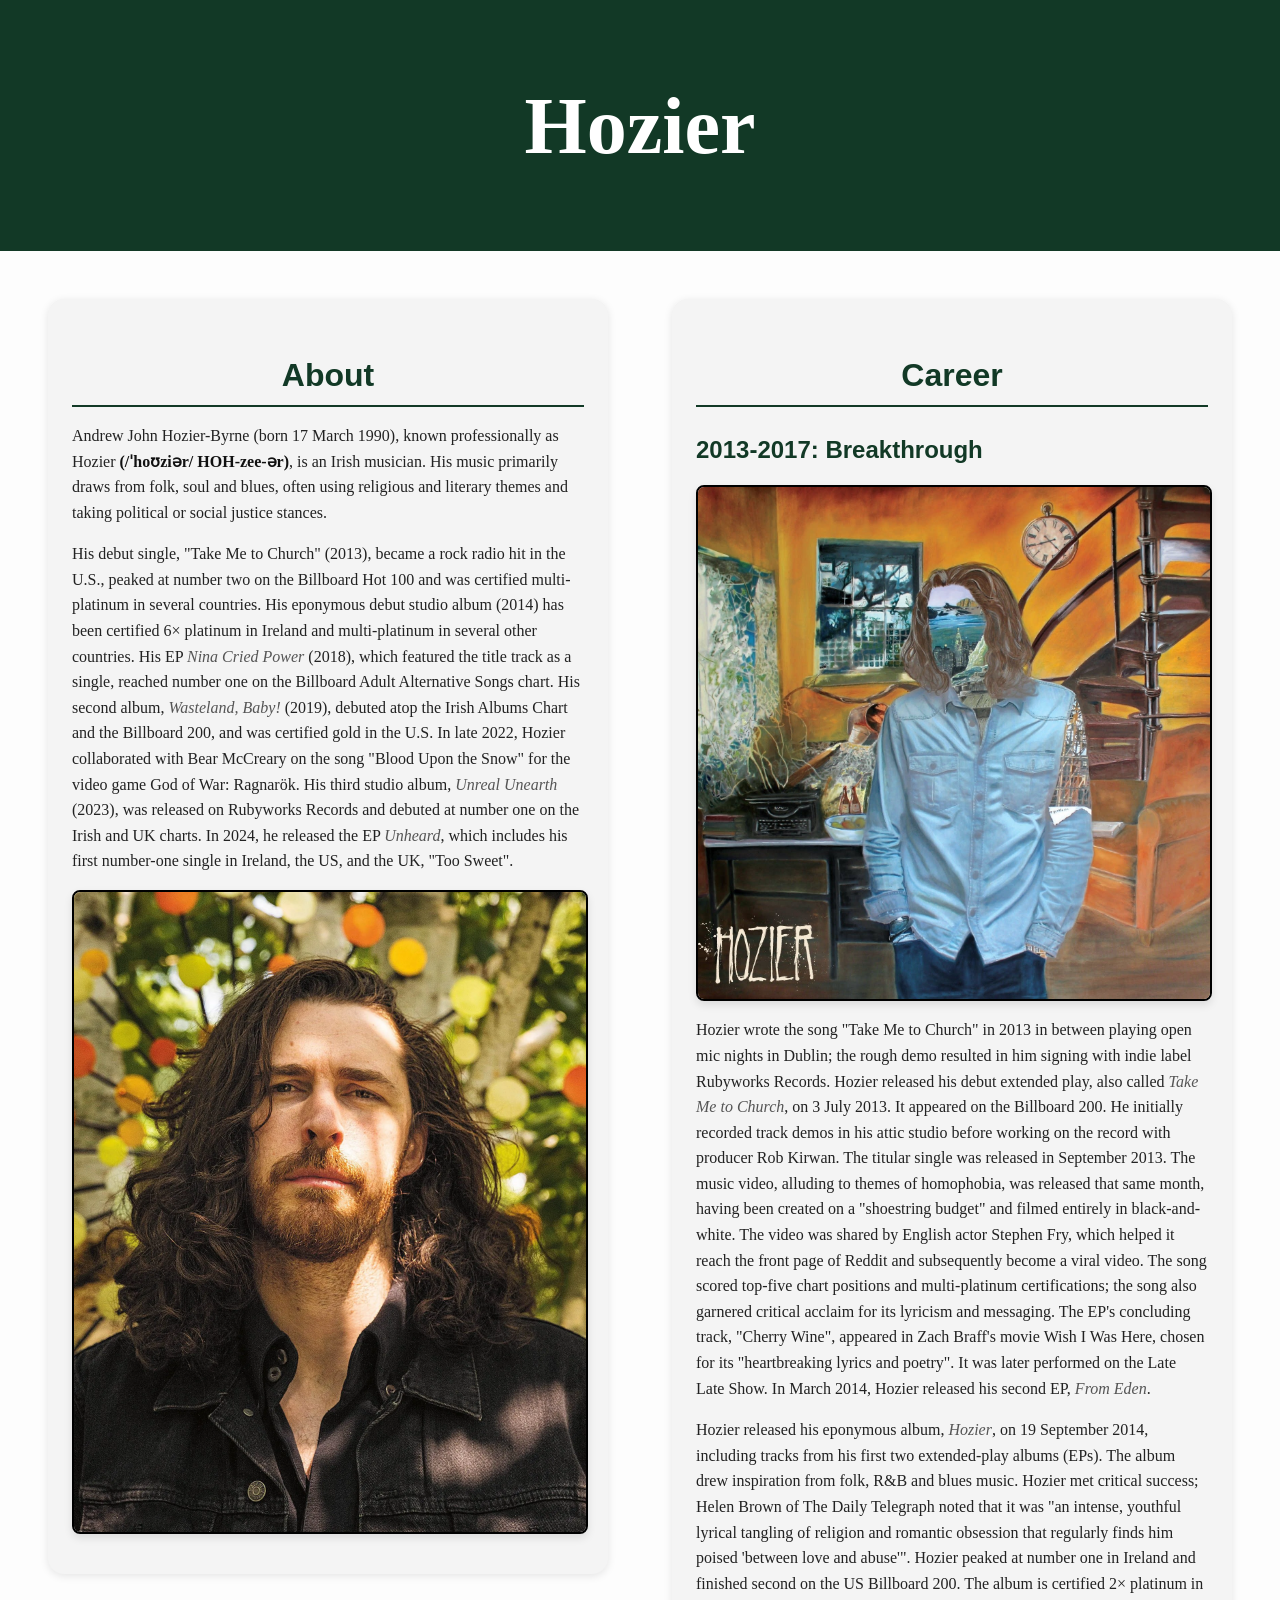
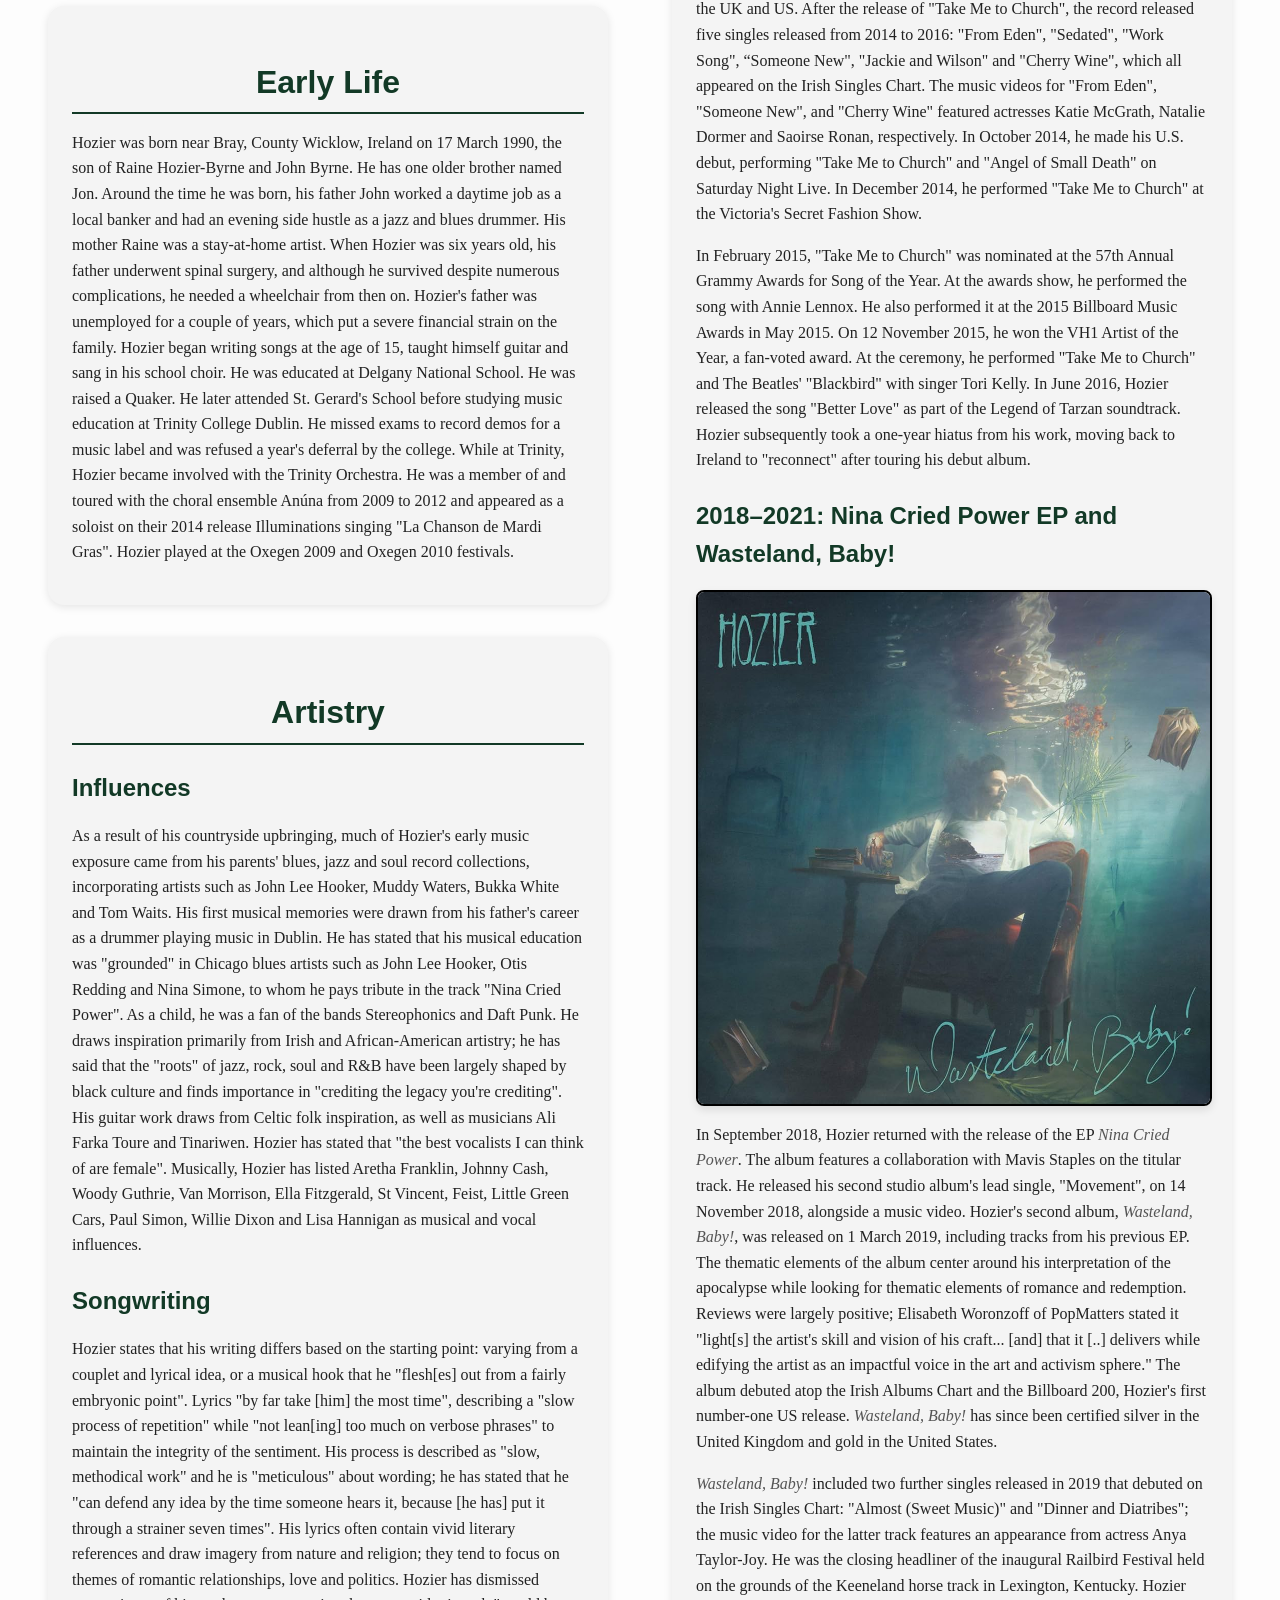
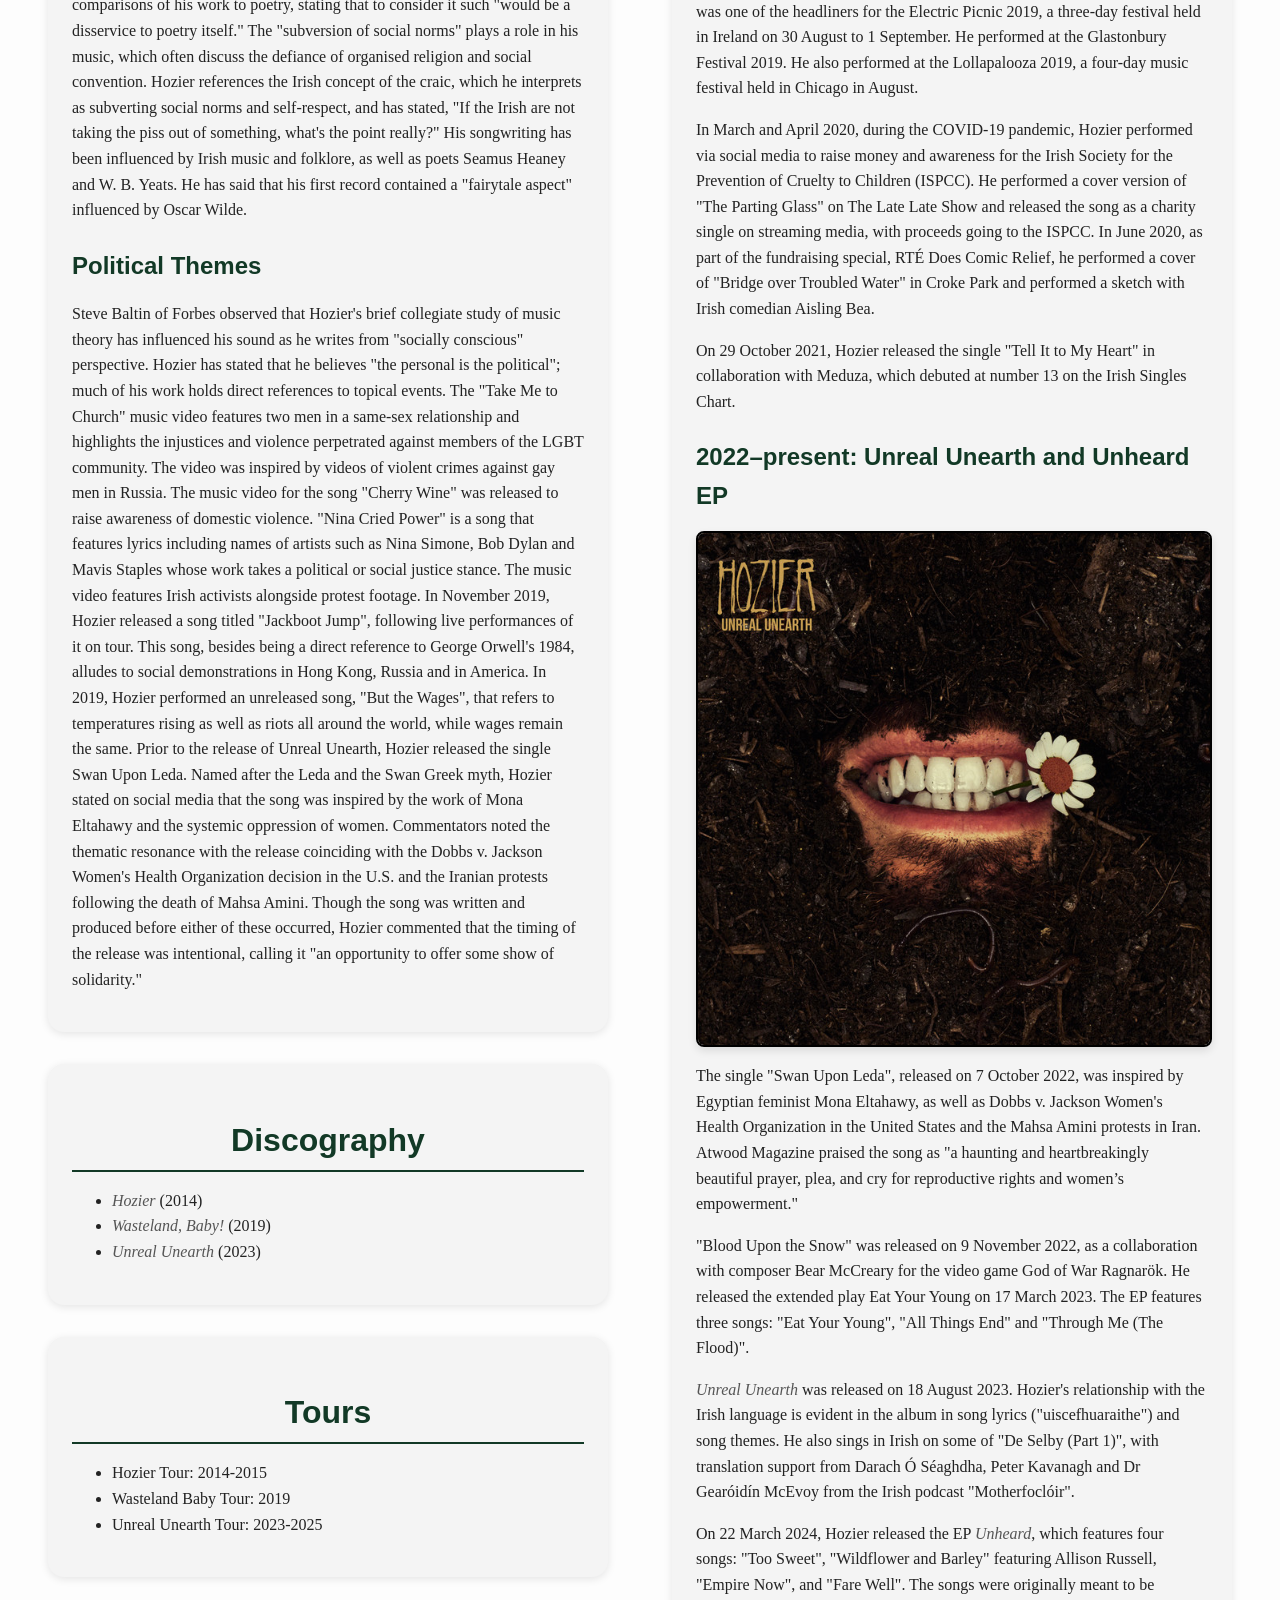
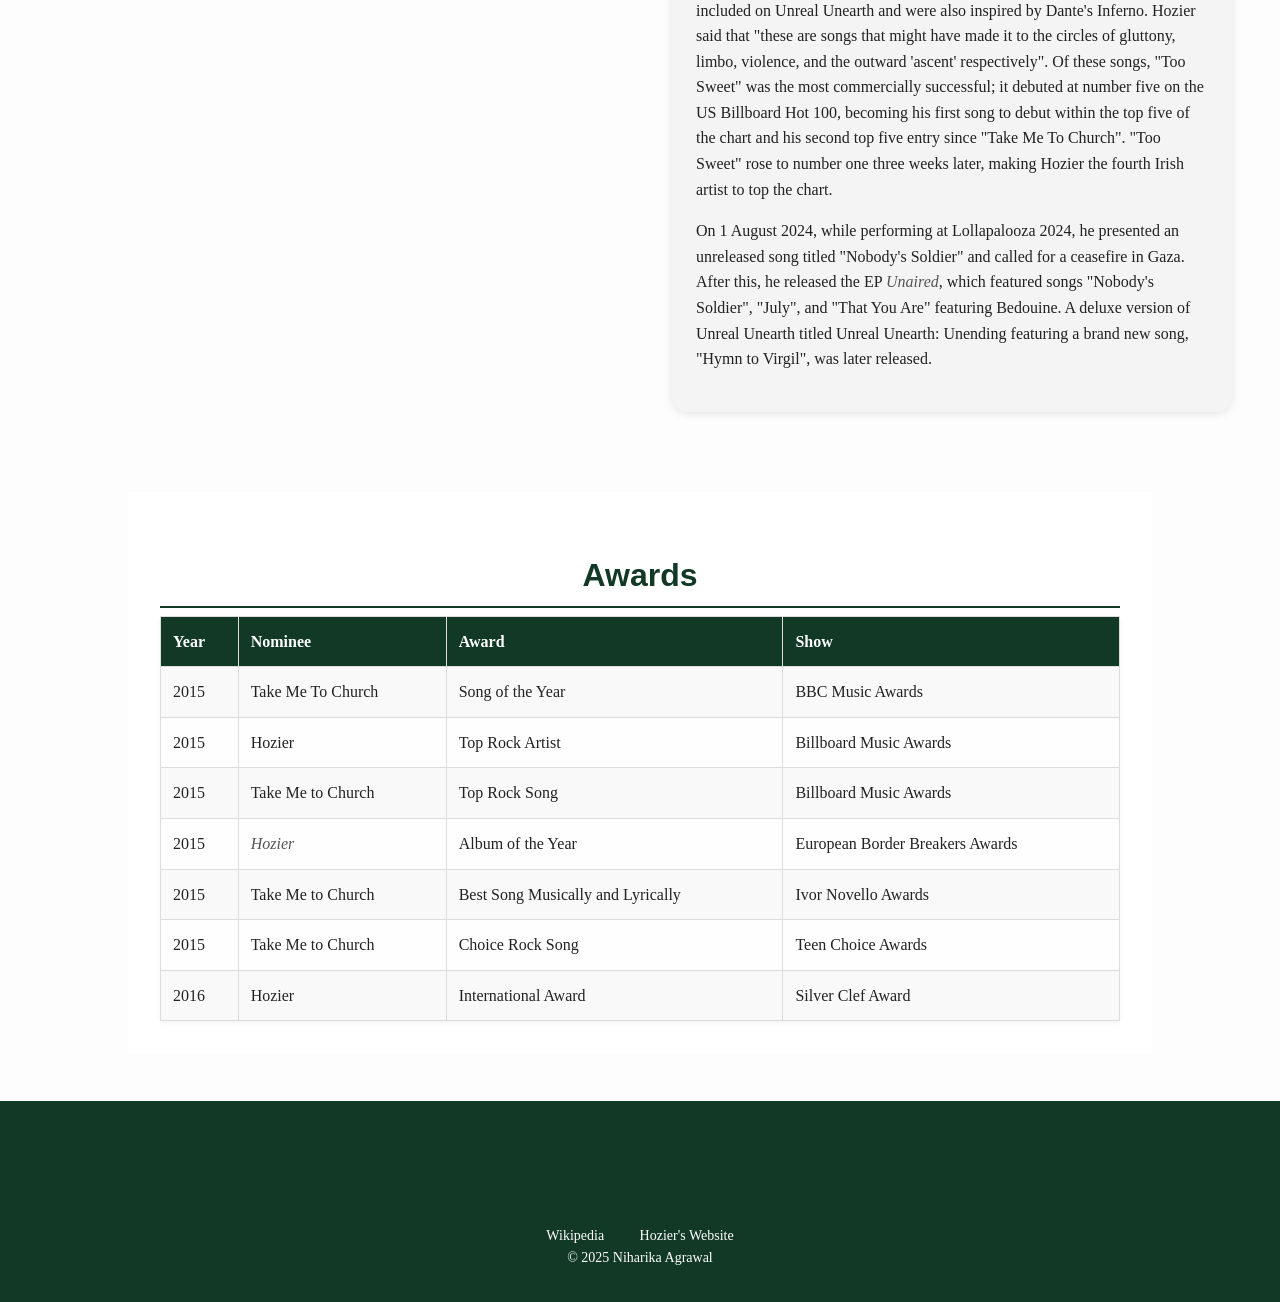
<file: project2/index.html>
<!DOCTYPE html>
<html lang="en">
<head>
    <meta charset="UTF-8">
    <meta name="viewport" content="width=device-width, initial-scale=1.0">
    <title>Project 2 – Hozier</title>
    <link rel="stylesheet" href="css/styles.css">
</head>

<body>
    <header>
        <h1>Hozier</h1>
    </header>
    
    <main>
        <div class="bio-layout">
            <div class="column">
                <section class="content-box">
                    <h2>About</h2>
                    <p>Andrew John Hozier-Byrne (born 17 March 1990), known professionally as Hozier <strong>(/ˈhoʊziər/ HOH-zee-ər)</strong>, is an Irish musician. His music primarily draws from folk, soul and blues, often using religious and literary themes and taking political or social justice stances.</p>
                    <p>His debut single, "Take Me to Church" (2013), became a rock radio hit in the U.S., peaked at number two on the Billboard Hot 100 and was certified multi-platinum in several countries. His eponymous debut studio album (2014) has been certified 6× platinum in Ireland and multi-platinum in several other countries. His EP <em>Nina Cried Power</em> (2018), which featured the title track as a single, reached number one on the Billboard Adult Alternative Songs chart. His second album, <em>Wasteland, Baby!</em> (2019), debuted atop the Irish Albums Chart and the Billboard 200, and was certified gold in the U.S. In late 2022, Hozier collaborated with Bear McCreary on the song "Blood Upon the Snow" for the video game God of War: Ragnarök. His third studio album, <em>Unreal Unearth</em> (2023), was released on Rubyworks Records and debuted at number one on the Irish and UK charts. In 2024, he released the EP <em>Unheard</em>, which includes his first number-one single in Ireland, the US, and the UK, "Too Sweet".</p>
                    <img src="images/hozier1.jpg" alt="Hozier image" width="600">
                </section>
                
                <section class="content-box">
                    <h2>Early Life</h2>
                    <p>Hozier was born near Bray, County Wicklow, Ireland on 17 March 1990, the son of Raine Hozier-Byrne and John Byrne. He has one older brother named Jon. Around the time he was born, his father John worked a daytime job as a local banker and had an evening side hustle as a jazz and blues drummer. His mother Raine was a stay-at-home artist. When Hozier was six years old, his father underwent spinal surgery, and although he survived despite numerous complications, he needed a wheelchair from then on. Hozier's father was unemployed for a couple of years, which put a severe financial strain on the family. Hozier began writing songs at the age of 15, taught himself guitar and sang in his school choir. He was educated at Delgany National School. He was raised a Quaker. He later attended St. Gerard's School before studying music education at Trinity College Dublin. He missed exams to record demos for a music label and was refused a year's deferral by the college. While at Trinity, Hozier became involved with the Trinity Orchestra. He was a member of and toured with the choral ensemble Anúna from 2009 to 2012 and appeared as a soloist on their 2014 release Illuminations singing "La Chanson de Mardi Gras". Hozier played at the Oxegen 2009 and Oxegen 2010 festivals.</p>
                </section>

                <section class="content-box">
                    <h2>Artistry</h2>
                    
                    <h3>Influences</h3>
                    <p>As a result of his countryside upbringing, much of Hozier's early music exposure came from his parents' blues, jazz and soul record collections, incorporating artists such as John Lee Hooker, Muddy Waters, Bukka White and Tom Waits. His first musical memories were drawn from his father's career as a drummer playing music in Dublin. He has stated that his musical education was "grounded" in Chicago blues artists such as John Lee Hooker, Otis Redding and Nina Simone, to whom he pays tribute in the track "Nina Cried Power". As a child, he was a fan of the bands Stereophonics and Daft Punk. He draws inspiration primarily from Irish and African-American artistry; he has said that the "roots" of jazz, rock, soul and R&B have been largely shaped by black culture and finds importance in "crediting the legacy you're crediting". His guitar work draws from Celtic folk inspiration, as well as musicians Ali Farka Toure and Tinariwen. Hozier has stated that "the best vocalists I can think of are female". Musically, Hozier has listed Aretha Franklin, Johnny Cash, Woody Guthrie, Van Morrison, Ella Fitzgerald, St Vincent, Feist, Little Green Cars, Paul Simon, Willie Dixon and Lisa Hannigan as musical and vocal influences.</p>
                    
                    <h3>Songwriting</h3>
                    <p>Hozier states that his writing differs based on the starting point: varying from a couplet and lyrical idea, or a musical hook that he "flesh[es] out from a fairly embryonic point". Lyrics "by far take [him] the most time", describing a "slow process of repetition" while "not lean[ing] too much on verbose phrases" to maintain the integrity of the sentiment. His process is described as "slow, methodical work" and he is "meticulous" about wording; he has stated that he "can defend any idea by the time someone hears it, because [he has] put it through a strainer seven times". His lyrics often contain vivid literary references and draw imagery from nature and religion; they tend to focus on themes of romantic relationships, love and politics. Hozier has dismissed comparisons of his work to poetry, stating that to consider it such "would be a disservice to poetry itself." The "subversion of social norms" plays a role in his music, which often discuss the defiance of organised religion and social convention. Hozier references the Irish concept of the craic, which he interprets as subverting social norms and self-respect, and has stated, "If the Irish are not taking the piss out of something, what's the point really?" His songwriting has been influenced by Irish music and folklore, as well as poets Seamus Heaney and W. B. Yeats. He has said that his first record contained a "fairytale aspect" influenced by Oscar Wilde. </p>
                    
                    <h3>Political Themes</h3>
                    <p>Steve Baltin of Forbes observed that Hozier's brief collegiate study of music theory has influenced his sound as he writes from "socially conscious" perspective. Hozier has stated that he believes "the personal is the political"; much of his work holds direct references to topical events. The "Take Me to Church" music video features two men in a same-sex relationship and highlights the injustices and violence perpetrated against members of the LGBT community. The video was inspired by videos of violent crimes against gay men in Russia. The music video for the song "Cherry Wine" was released to raise awareness of domestic violence. "Nina Cried Power" is a song that features lyrics including names of artists such as Nina Simone, Bob Dylan and Mavis Staples whose work takes a political or social justice stance. The music video features Irish activists alongside protest footage. In November 2019, Hozier released a song titled "Jackboot Jump", following live performances of it on tour. This song, besides being a direct reference to George Orwell's 1984, alludes to social demonstrations in Hong Kong, Russia and in America. In 2019, Hozier performed an unreleased song, "But the Wages", that refers to temperatures rising as well as riots all around the world, while wages remain the same. Prior to the release of Unreal Unearth, Hozier released the single Swan Upon Leda. Named after the Leda and the Swan Greek myth, Hozier stated on social media that the song was inspired by the work of Mona Eltahawy and the systemic oppression of women. Commentators noted the thematic resonance with the release coinciding with the Dobbs v. Jackson Women's Health Organization decision in the U.S. and the Iranian protests following the death of Mahsa Amini. Though the song was written and produced before either of these occurred, Hozier commented that the timing of the release was intentional, calling it "an opportunity to offer some show of solidarity."</p>   
                </section>
                
                <section class="content-box">
                    <h2>Discography</h2>
                    <ul>
                        <li><em>Hozier</em> (2014)</li>
                        <li><em>Wasteland, Baby!</em> (2019)</li>
                        <li><em>Unreal Unearth</em> (2023)</li>
                    </ul>
                </section>

                <section class="content-box">
                    <h2>Tours</h2>
                    <ul>
                        <li>Hozier Tour: 2014-2015</li>
                        <li>Wasteland Baby Tour: 2019</li>
                        <li>Unreal Unearth Tour: 2023-2025</li>
                    </ul>
                </section>
            
            </div>

            <div class="column">

                <section class="content-box">
                    <h2>Career</h2>
                    
                    <h3>2013-2017: Breakthrough</h3>
                    <img src="images/album1.jpg" alt="Breakthrough era image" width="600">
                    <p>Hozier wrote the song "Take Me to Church" in 2013 in between playing open mic nights in Dublin; the rough demo resulted in him signing with indie label Rubyworks Records. Hozier released his debut extended play, also called <em>Take Me to Church</em>, on 3 July 2013. It appeared on the Billboard 200. He initially recorded track demos in his attic studio before working on the record with producer Rob Kirwan. The titular single was released in September 2013. The music video, alluding to themes of homophobia, was released that same month, having been created on a "shoestring budget" and filmed entirely in black-and-white. The video was shared by English actor Stephen Fry, which helped it reach the front page of Reddit and subsequently become a viral video. The song scored top-five chart positions and multi-platinum certifications; the song also garnered critical acclaim for its lyricism and messaging. The EP's concluding track, "Cherry Wine", appeared in Zach Braff's movie Wish I Was Here, chosen for its "heartbreaking lyrics and poetry". It was later performed on the Late Late Show. In March 2014, Hozier released his second EP, <em>From Eden</em>.</p>
                    <p>Hozier released his eponymous album, <em>Hozier</em>, on 19 September 2014, including tracks from his first two extended-play albums (EPs). The album drew inspiration from folk, R&B and blues music. Hozier met critical success; Helen Brown of The Daily Telegraph noted that it was "an intense, youthful lyrical tangling of religion and romantic obsession that regularly finds him poised 'between love and abuse'". Hozier peaked at number one in Ireland and finished second on the US Billboard 200. The album is certified 2× platinum in the UK and US. After the release of "Take Me to Church", the record released five singles released from 2014 to 2016: "From Eden", "Sedated", "Work Song", “Someone New", "Jackie and Wilson" and "Cherry Wine", which all appeared on the Irish Singles Chart. The music videos for "From Eden", "Someone New", and "Cherry Wine" featured actresses Katie McGrath, Natalie Dormer and Saoirse Ronan, respectively. In October 2014, he made his U.S. debut, performing "Take Me to Church" and "Angel of Small Death" on Saturday Night Live. In December 2014, he performed "Take Me to Church" at the Victoria's Secret Fashion Show.</p>
                    <p>In February 2015, "Take Me to Church" was nominated at the 57th Annual Grammy Awards for Song of the Year. At the awards show, he performed the song with Annie Lennox. He also performed it at the 2015 Billboard Music Awards in May 2015. On 12 November 2015, he won the VH1 Artist of the Year, a fan-voted award. At the ceremony, he performed "Take Me to Church" and The Beatles' "Blackbird" with singer Tori Kelly. In June 2016, Hozier released the song "Better Love" as part of the Legend of Tarzan soundtrack. Hozier subsequently took a one-year hiatus from his work, moving back to Ireland to "reconnect" after touring his debut album.</p>
                    
                    <h3>2018–2021: Nina Cried Power EP and Wasteland, Baby!</h3>
                    <img src="images/album2.jpg" alt="Wasteland, Baby! era image" width="600">
                    <p>In September 2018, Hozier returned with the release of the EP <em>Nina Cried Power</em>. The album features a collaboration with Mavis Staples on the titular track. He released his second studio album's lead single, "Movement", on 14 November 2018, alongside a music video. Hozier's second album, <em>Wasteland, Baby!</em>, was released on 1 March 2019, including tracks from his previous EP. The thematic elements of the album center around his interpretation of the apocalypse while looking for thematic elements of romance and redemption. Reviews were largely positive; Elisabeth Woronzoff of PopMatters stated it "light[s] the artist's skill and vision of his craft... [and] that it [..] delivers while edifying the artist as an impactful voice in the art and activism sphere." The album debuted atop the Irish Albums Chart and the Billboard 200, Hozier's first number-one US release. <em>Wasteland, Baby!</em> has since been certified silver in the United Kingdom and gold in the United States.</p>
                    <p><em>Wasteland, Baby!</em> included two further singles released in 2019 that debuted on the Irish Singles Chart: "Almost (Sweet Music)" and "Dinner and Diatribes"; the music video for the latter track features an appearance from actress Anya Taylor-Joy. He was the closing headliner of the inaugural Railbird Festival held on the grounds of the Keeneland horse track in Lexington, Kentucky. Hozier was one of the headliners for the Electric Picnic 2019, a three-day festival held in Ireland on 30 August to 1 September. He performed at the Glastonbury Festival 2019. He also performed at the Lollapalooza 2019, a four-day music festival held in Chicago in August.</p>
                    <p>In March and April 2020, during the COVID-19 pandemic, Hozier performed via social media to raise money and awareness for the Irish Society for the Prevention of Cruelty to Children (ISPCC). He performed a cover version of "The Parting Glass" on The Late Late Show and released the song as a charity single on streaming media, with proceeds going to the ISPCC. In June 2020, as part of the fundraising special, RTÉ Does Comic Relief, he performed a cover of "Bridge over Troubled Water" in Croke Park and performed a sketch with Irish comedian Aisling Bea.</p>
                    <p>On 29 October 2021, Hozier released the single "Tell It to My Heart" in collaboration with Meduza, which debuted at number 13 on the Irish Singles Chart.</p>
                    
                    <h3>2022–present: Unreal Unearth and Unheard EP</h3>
                    <img src="images/album3.jpeg" alt="Unreal Unearth era image" width="600">
                    <p>The single "Swan Upon Leda", released on 7 October 2022, was inspired by Egyptian feminist Mona Eltahawy, as well as Dobbs v. Jackson Women's Health Organization in the United States and the Mahsa Amini protests in Iran. Atwood Magazine praised the song as "a haunting and heartbreakingly beautiful prayer, plea, and cry for reproductive rights and women’s empowerment."</p>
                    <p>"Blood Upon the Snow" was released on 9 November 2022, as a collaboration with composer Bear McCreary for the video game God of War Ragnarök. He released the extended play Eat Your Young on 17 March 2023. The EP features three songs: "Eat Your Young", "All Things End" and "Through Me (The Flood)".</p>
                    <p><em>Unreal Unearth</em> was released on 18 August 2023. Hozier's relationship with the Irish language is evident in the album in song lyrics ("uiscefhuaraithe") and song themes. He also sings in Irish on some of "De Selby (Part 1)", with translation support from Darach Ó Séaghdha, Peter Kavanagh and Dr Gearóidín McEvoy from the Irish podcast "Motherfoclóir".</p>
                    <p>On 22 March 2024, Hozier released the EP <em>Unheard</em>, which features four songs: "Too Sweet", "Wildflower and Barley" featuring Allison Russell, "Empire Now", and "Fare Well". The songs were originally meant to be included on Unreal Unearth and were also inspired by Dante's Inferno. Hozier said that "these are songs that might have made it to the circles of gluttony, limbo, violence, and the outward 'ascent' respectively". Of these songs, "Too Sweet" was the most commercially successful; it debuted at number five on the US Billboard Hot 100, becoming his first song to debut within the top five of the chart and his second top five entry since "Take Me To Church". "Too Sweet" rose to number one three weeks later, making Hozier the fourth Irish artist to top the chart.</p>
                    <p>On 1 August 2024, while performing at Lollapalooza 2024, he presented an unreleased song titled "Nobody's Soldier" and called for a ceasefire in Gaza. After this, he released the EP <em>Unaired</em>, which featured songs "Nobody's Soldier", "July", and "That You Are" featuring Bedouine. A deluxe version of Unreal Unearth titled Unreal Unearth: Unending featuring a brand new song, "Hymn to Virgil", was later released.</p>
                </section>
            </div>

        </div>
        
        <section class="table-container">
            <h2>Awards</h2>
            <table border="1">
                <tr>
                    <th>Year</th>
                    <th>Nominee</th>
                    <th>Award</th>
                    <th>Show</th>
                </tr>
                <tr>
                    <td>2015</td>
                    <td>Take Me To Church</td>
                    <td>Song of the Year</td>
                    <td>BBC Music Awards</td>
                </tr>
                <tr>
                    <td>2015</td>
                    <td>Hozier</td>
                    <td>Top Rock Artist</td>
                    <td>Billboard Music Awards</td>
                </tr>
                <tr>
                    <td>2015</td>
                    <td>Take Me to Church</td>
                    <td>Top Rock Song</td>
                    <td>Billboard Music Awards</td>
                </tr>
                <tr>
                    <td>2015</td>
                    <td><em>Hozier</em></td>
                    <td>Album of the Year</td>
                    <td>European Border Breakers Awards</td>
                </tr>
                <tr>
                    <td>2015</td>
                    <td>Take Me to Church</td>
                    <td>Best Song Musically and Lyrically</td>
                    <td>Ivor Novello Awards</td>
                </tr>
                <tr>
                    <td>2015</td>
                    <td>Take Me to Church</td>
                    <td>Choice Rock Song</td>
                    <td>Teen Choice Awards</td>
                </tr>
                <tr>
                    <td>2016</td>
                    <td>Hozier</td>
                    <td>International Award</td>
                    <td>Silver Clef Award</td>
                </tr>
            </table>
        </section>
    </main>
    
    <footer>
        <h2>References</h2>
            <ul>
                <li><a href="https://en.wikipedia.org/wiki/Hozier" target="_blank">Wikipedia</a></li>
                <li><a href="https://hozier.com/" target="_blank">Hozier's Website</a></li>
            </ul>

            <div>&copy; 2025 Niharika Agrawal</div>
    </footer>
</body>
</html>
</file>
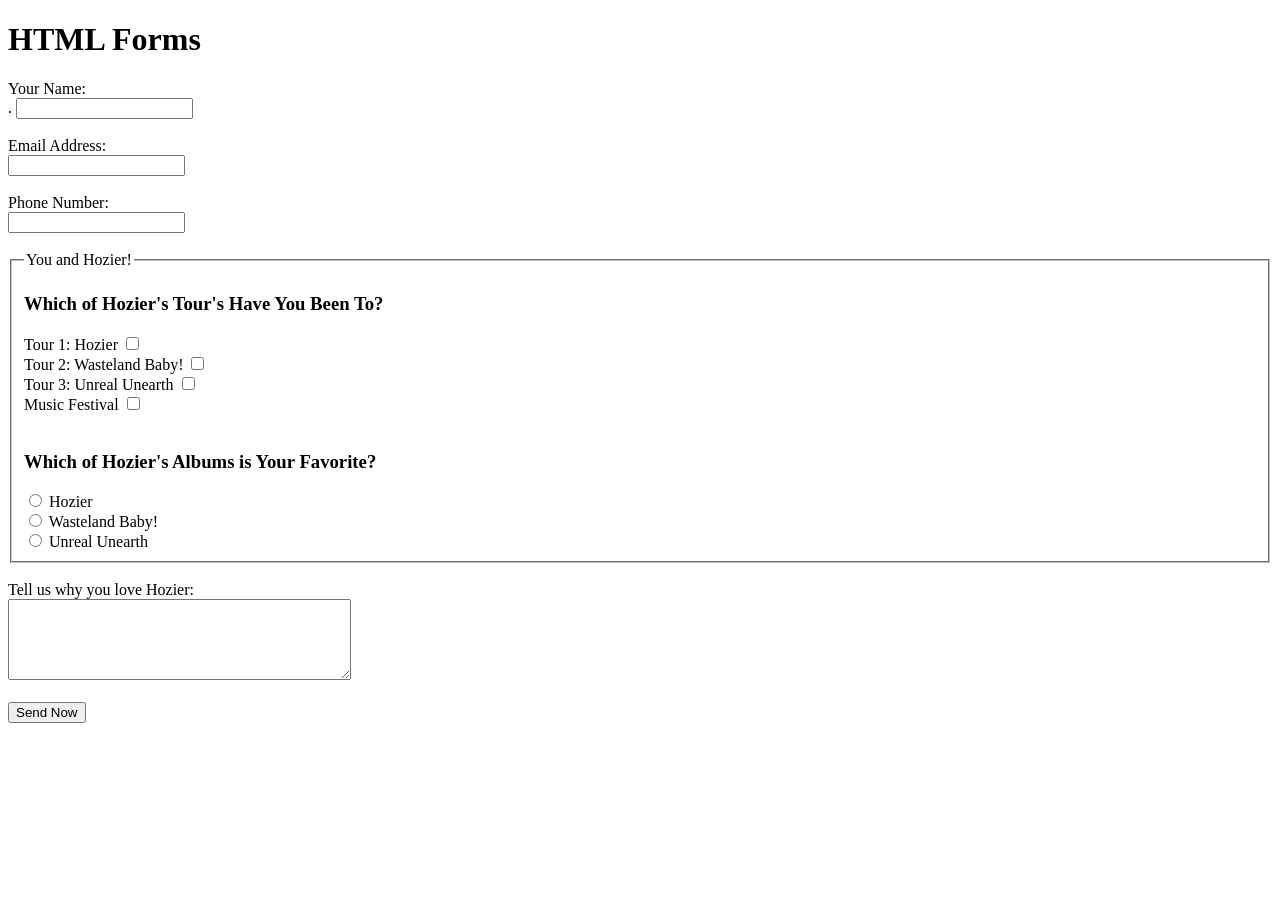
<file: lab09.html>
<!-- 
Lab 9 - HTML Forms

I chose Hozier as the theme for this form because my previous lab was focused on his music and biography. 
Picking the questions was easy because I already knew a lot about the artist
I learned how fieldsets help with organizing related options and how hidden fields can store backend data invisibly. 
-->

<!DOCTYPE html>
<html lang="en">
<head>
    <meta charset="UTF-8">
    <title>Lab 9 - HTML Forms</title>
</head>
<body>

    <h1>HTML Forms</h1>

    <form method="post" action="#">

        <input type="hidden" name="studentID" value="32315646">
        <input type="hidden" name="favoriteFruit" value="Mango">

        <label for="name">Your Name:</label><br>.
        <input type="text" id="name" name="name"><br><br>

        <label for="email">Email Address:</label><br>
        <input type="email" id="email" name="email"><br><br>

        <label for="phone-number">Phone Number:</label><br>
        <input type="text" id="phone-number" name="phoneNumber"><br><br>

        <fieldset>
            <legend>You and Hozier!</legend>

            <h3>Which of Hozier's Tour's Have You Been To?</h3>

            <label for="hozier">Tour 1: Hozier</label>
            <input type="checkbox" id="hozier" name="concertExperience" value="album1"><br>

            <label for="wasteland-baby">Tour 2: Wasteland Baby!</label>
            <input type="checkbox" id="wasteland-baby" name="concertExperience" value="album2"><br>

            <label for="unreal-unearth">Tour 3: Unreal Unearth</label>
            <input type="checkbox" id="unreal-unearth" name="concertExperience" value="album3"><br>

            <label for="music-festival">Music Festival</label>
            <input type="checkbox" id="music-festival" name="concertExperience" value="musicFestival"><br><br>

            <h3>Which of Hozier's Albums is Your Favorite?</h3>
            
            <input type="radio" id="album1" name="favoriteAlbum" value="Hozier">
            <label for="album1">Hozier</label><br>

            <input type="radio" id="album2" name="favoriteAlbum" value="Wasteland Baby!">
            <label for="album2">Wasteland Baby!</label><br>

            <input type="radio" id="album3" name="favoriteAlbum" value="Unreal Unearth">
            <label for="album3">Unreal Unearth</label><br>
        </fieldset><br>

        <label for="message">Tell us why you love Hozier:</label><br>
        <textarea id="message" name="fanMessage" rows="5" cols="40"></textarea><br><br>

        <button type="submit">Send Now</button>

    </form>

</body>
</html>
</file>
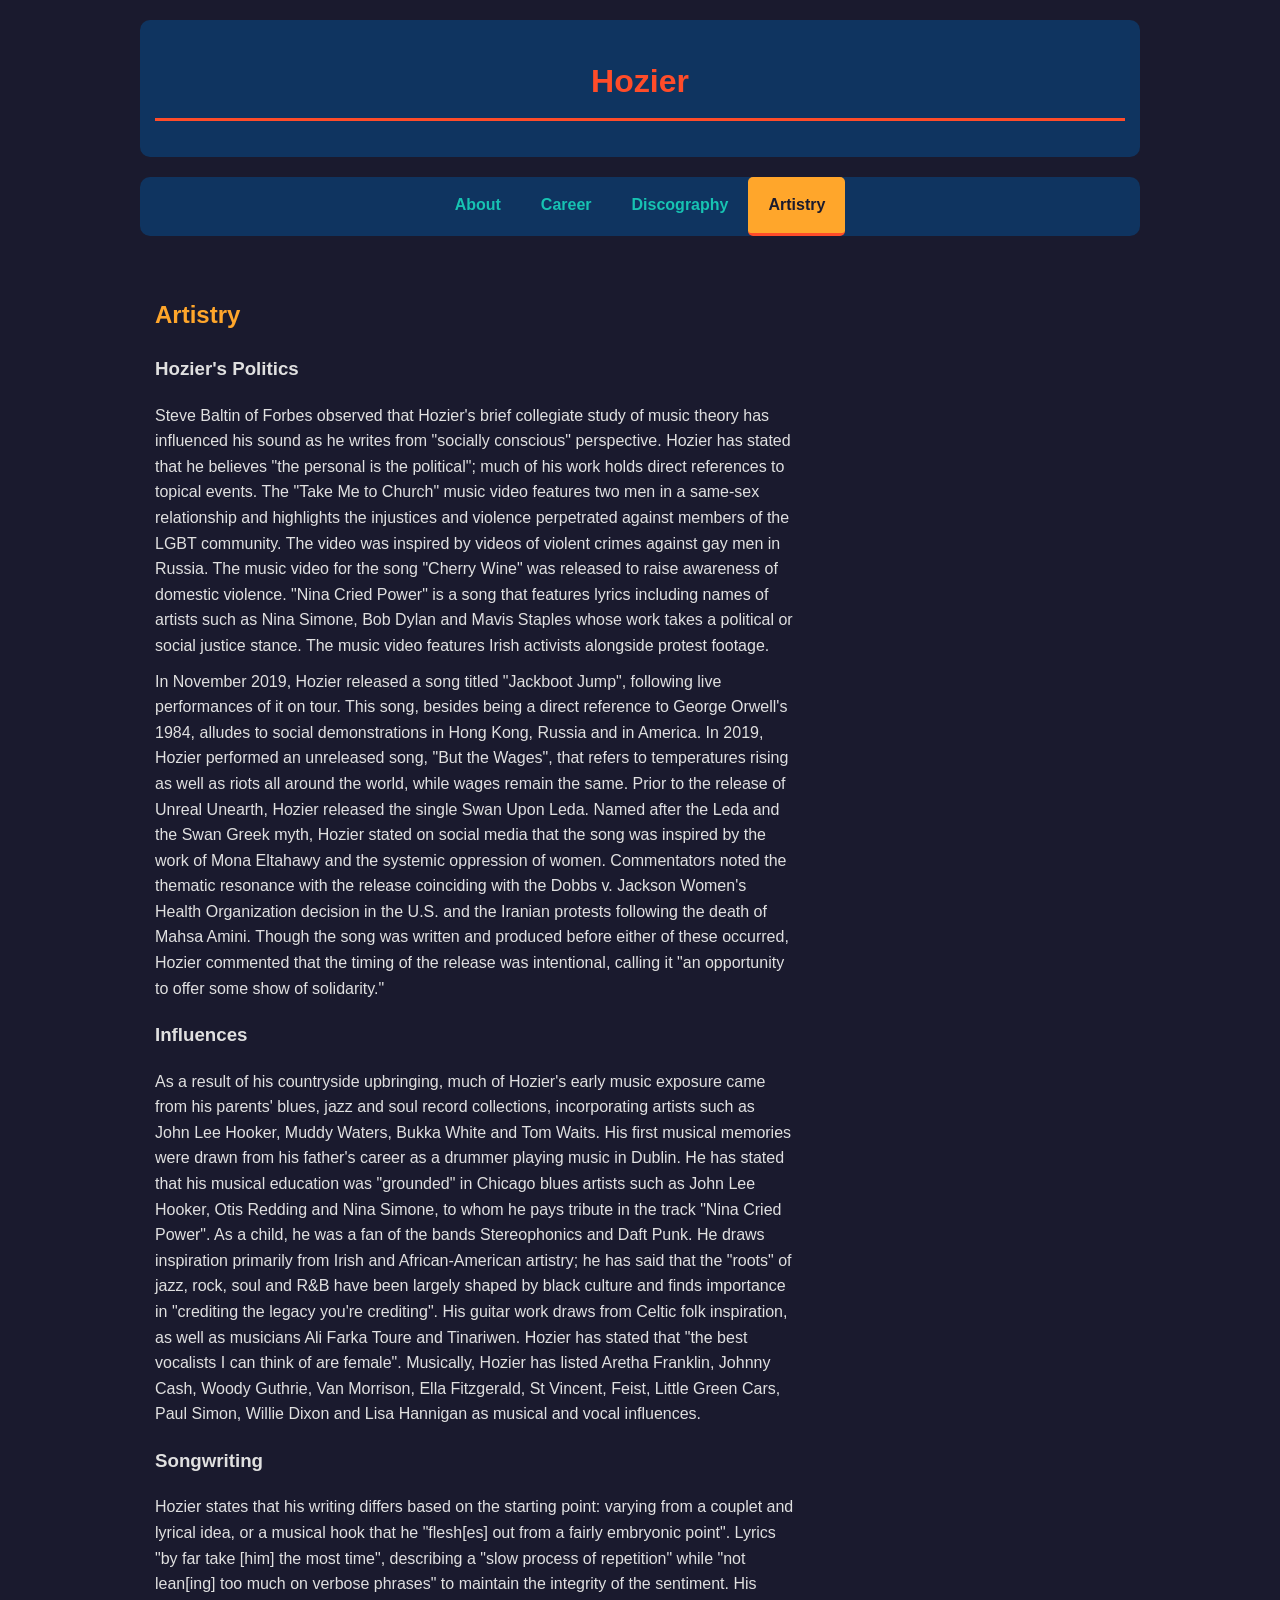
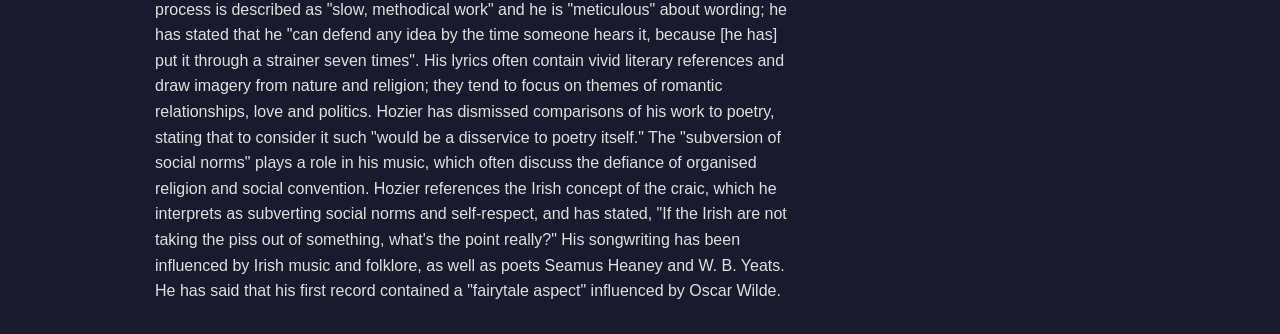
<file: lab07/artistry.html>
<!DOCTYPE html>
<html lang="en">
<head>
    <meta charset="UTF-8">
    <meta name="viewport" content="width=device-width, initial-scale=1.0">
    <title>Lab 7– Hozier - Artistry</title>
    <link rel="stylesheet" href="css/styles.css">
    <link rel="stylesheet" href="css/navigation.css">
</head>

<body>
<div class="container">
    <header>
        <h1>Hozier</h1>
    </header>

    <nav>
        <ul>
            <li><a href="about.html">About</a></li>
            <li><a href="career.html">Career</a></li>
            <li><a href="discography.html">Discography</a></li>
            <li><a href="artistry.html" class="is-current">Artistry</a></li>
        </ul>
    </nav>

    <aside>
        <h2>Artistry</h2>
        
        <h3>Hozier's Politics</h3>
        <p>Steve Baltin of Forbes observed that Hozier's brief collegiate study of music theory has influenced his sound as he writes from "socially conscious" perspective. Hozier has stated that he believes "the personal is the political"; much of his work holds direct references to topical events. The "Take Me to Church" music video features two men in a same-sex relationship and highlights the injustices and violence perpetrated against members of the LGBT community. The video was inspired by videos of violent crimes against gay men in Russia. The music video for the song "Cherry Wine" was released to raise awareness of domestic violence. "Nina Cried Power" is a song that features lyrics including names of artists such as Nina Simone, Bob Dylan and Mavis Staples whose work takes a political or social justice stance. The music video features Irish activists alongside protest footage.</p>
        <p>In November 2019, Hozier released a song titled "Jackboot Jump", following live performances of it on tour. This song, besides being a direct reference to George Orwell's 1984, alludes to social demonstrations in Hong Kong, Russia and in America. In 2019, Hozier performed an unreleased song, "But the Wages", that refers to temperatures rising as well as riots all around the world, while wages remain the same. Prior to the release of Unreal Unearth, Hozier released the single Swan Upon Leda. Named after the Leda and the Swan Greek myth, Hozier stated on social media that the song was inspired by the work of Mona Eltahawy and the systemic oppression of women. Commentators noted the thematic resonance with the release coinciding with the Dobbs v. Jackson Women's Health Organization decision in the U.S. and the Iranian protests following the death of Mahsa Amini. Though the song was written and produced before either of these occurred, Hozier commented that the timing of the release was intentional, calling it "an opportunity to offer some show of solidarity."</p>
   
        <h3>Influences</h3>
        <p>As a result of his countryside upbringing, much of Hozier's early music exposure came from his parents' blues, jazz and soul record collections, incorporating artists such as John Lee Hooker, Muddy Waters, Bukka White and Tom Waits. His first musical memories were drawn from his father's career as a drummer playing music in Dublin. He has stated that his musical education was "grounded" in Chicago blues artists such as John Lee Hooker, Otis Redding and Nina Simone, to whom he pays tribute in the track "Nina Cried Power". As a child, he was a fan of the bands Stereophonics and Daft Punk. He draws inspiration primarily from Irish and African-American artistry; he has said that the "roots" of jazz, rock, soul and R&B have been largely shaped by black culture and finds importance in "crediting the legacy you're crediting". His guitar work draws from Celtic folk inspiration, as well as musicians Ali Farka Toure and Tinariwen. Hozier has stated that "the best vocalists I can think of are female". Musically, Hozier has listed Aretha Franklin, Johnny Cash, Woody Guthrie, Van Morrison, Ella Fitzgerald, St Vincent, Feist, Little Green Cars, Paul Simon, Willie Dixon and Lisa Hannigan as musical and vocal influences.</p>
        
        <h3>Songwriting</h3>
        <p>Hozier states that his writing differs based on the starting point: varying from a couplet and lyrical idea, or a musical hook that he "flesh[es] out from a fairly embryonic point". Lyrics "by far take [him] the most time", describing a "slow process of repetition" while "not lean[ing] too much on verbose phrases" to maintain the integrity of the sentiment. His process is described as "slow, methodical work" and he is "meticulous" about wording; he has stated that he "can defend any idea by the time someone hears it, because [he has] put it through a strainer seven times". His lyrics often contain vivid literary references and draw imagery from nature and religion; they tend to focus on themes of romantic relationships, love and politics. Hozier has dismissed comparisons of his work to poetry, stating that to consider it such "would be a disservice to poetry itself." The "subversion of social norms" plays a role in his music, which often discuss the defiance of organised religion and social convention. Hozier references the Irish concept of the craic, which he interprets as subverting social norms and self-respect, and has stated, "If the Irish are not taking the piss out of something, what's the point really?" His songwriting has been influenced by Irish music and folklore, as well as poets Seamus Heaney and W. B. Yeats. He has said that his first record contained a "fairytale aspect" influenced by Oscar Wilde. </p>

    </aside>
    
</div>
</body>
</html>
</file>
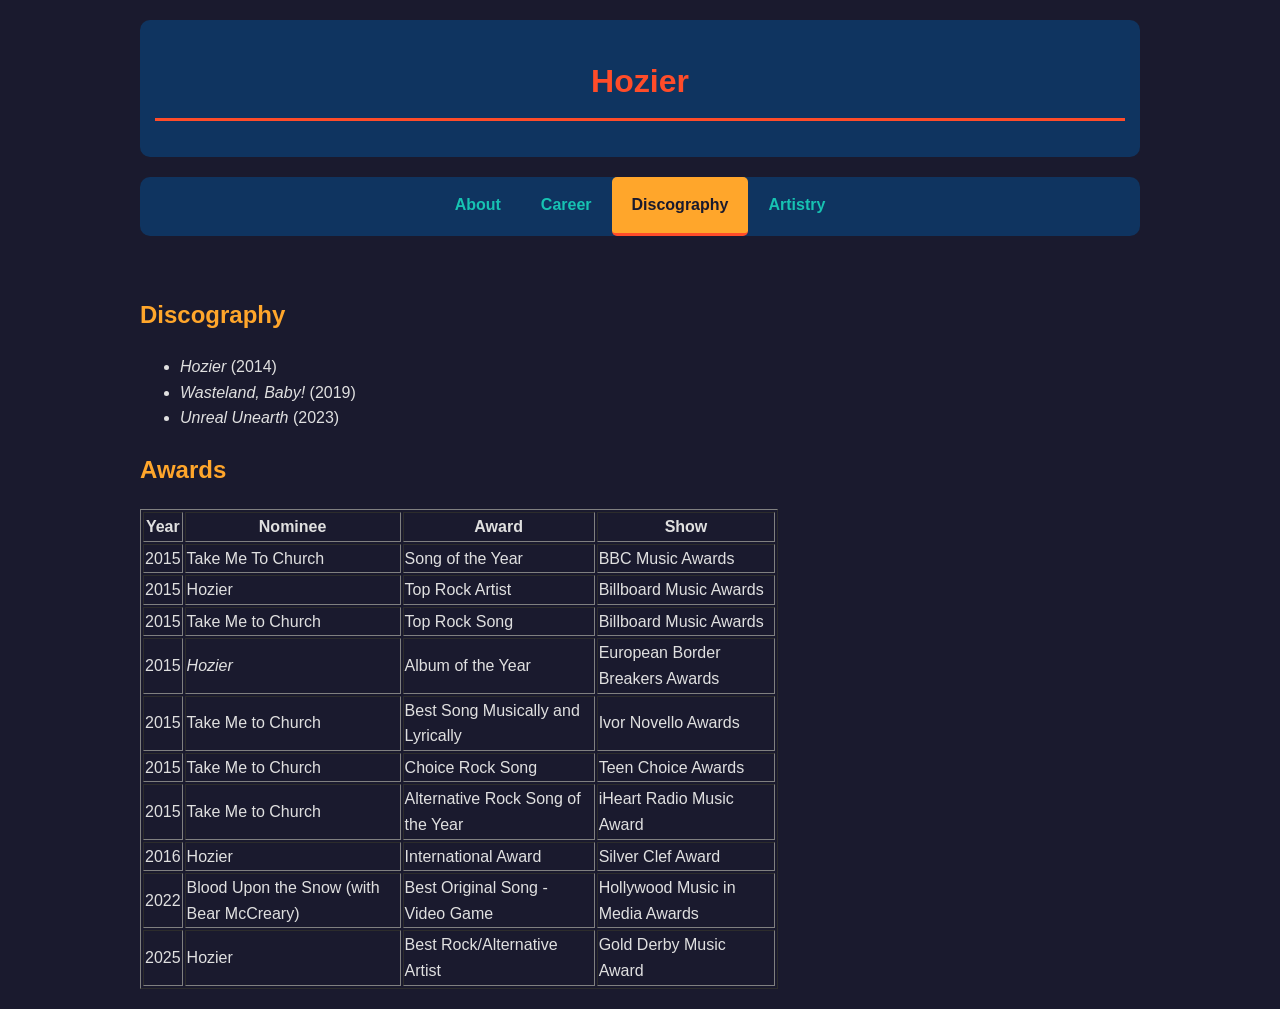
<file: lab07/discography.html>
<!DOCTYPE html>
<html lang="en">
<head>
    <meta charset="UTF-8">
    <meta name="viewport" content="width=device-width, initial-scale=1.0">
    <title>Lab 7– Hozier - Discography</title>
    <link rel="stylesheet" href="css/styles.css">
    <link rel="stylesheet" href="css/navigation.css">
</head>

<body>
<div class="container">
    <header>
        <h1>Hozier</h1>
    </header>

    <nav>
        <ul>
            <li><a href="about.html">About</a></li>
            <li><a href="career.html">Career</a></li>
            <li><a href="discography.html" class="is-current">Discography</a></li>
            <li><a href="artistry.html">Artistry</a></li>
        </ul>
    </nav>

   
    <article>
        
        <section>
            <h2>Discography</h2>
            <ul>
                <li><em>Hozier</em> (2014)</li>
                <li><em>Wasteland, Baby!</em> (2019)</li>
                <li><em>Unreal Unearth</em> (2023)</li>
            </ul>
        </section>
        
        <section>
            <h2>Awards</h2>
            <table border="1">
                <tr>
                    <th>Year</th>
                    <th>Nominee</th>
                    <th>Award</th>
                    <th>Show</th>
                </tr>
                <tr>
                    <td>2015</td>
                    <td>Take Me To Church</td>
                    <td>Song of the Year</td>
                    <td>BBC Music Awards</td>
                </tr>
                <tr>
                    <td>2015</td>
                    <td>Hozier</td>
                    <td>Top Rock Artist</td>
                    <td>Billboard Music Awards</td>
                </tr>
                <tr>
                    <td>2015</td>
                    <td>Take Me to Church</td>
                    <td>Top Rock Song</td>
                    <td>Billboard Music Awards</td>
                </tr>
                <tr>
                    <td>2015</td>
                    <td><em>Hozier</em></td>
                    <td>Album of the Year</td>
                    <td>European Border Breakers Awards</td>
                </tr>
                <tr>
                    <td>2015</td>
                    <td>Take Me to Church</td>
                    <td>Best Song Musically and Lyrically</td>
                    <td>Ivor Novello Awards</td>
                </tr>
                <tr>
                    <td>2015</td>
                    <td>Take Me to Church</td>
                    <td>Choice Rock Song</td>
                    <td>Teen Choice Awards</td>
                </tr>
                <tr>
                    <td>2015</td>
                    <td>Take Me to Church</td>
                    <td>Alternative Rock Song of the Year</td>
                    <td>iHeart Radio Music Award</td>
                </tr>
                <tr>
                    <td>2016</td>
                    <td>Hozier</td>
                    <td>International Award</td>
                    <td>Silver Clef Award</td>
                </tr>
                <tr>
                    <td>2022</td>
                    <td>Blood Upon the Snow (with Bear McCreary)</td>
                    <td>Best Original Song - Video Game</td>
                    <td>Hollywood Music in Media Awards</td>
                </tr>
                <tr>
                    <td>2025</td>
                    <td>Hozier</td>
                    <td>Best Rock/Alternative Artist</td>
                    <td>Gold Derby Music Award</td>
                </tr>
            </table>
        </section>
    </article>

</div>
</body>
</html>
</file>
<file: project2/css/styles.css>
body {
    font-family: 'Georgia', serif;
    font-size: 16px;
    line-height: 1.6;
    color: #222;
    background-color: #fdfdfd;
    margin: 0;
    padding: 0;
  }

header {
    background-color: #123926; 
    color: white; 
    padding: 0.5rem 0; 
    text-align: center; 
    position: relative;
    font-size: 2.5rem;
}

h2, h3 {
    font-family: 'Helvetica Neue', sans-serif;
    font-weight: 700;
    color: #123926;
    margin-bottom: 0.5rem;
}

h2 {
    font-size: 2rem;
    border-bottom: 2px solid #123926;
    padding-bottom: 0.25rem;
    text-align: center;
}

h3 {
    font-size: 1.5rem;
    margin-top: 1.5rem;
}

p.lead {
    font-size: 1.125rem;
    font-weight: 400;
    color: #444;
    margin-bottom: 1rem;
}

strong {
    font-weight: bold;
    color: #111;
}

em {
    font-style: italic;
    color: #555;
}

img {
    max-width: 100%;
    height: auto;
    display: block;
    margin: 1rem 0;
    border-radius: 8px;
    box-shadow: 0 4px 8px rgba(0,0,0,0.1);
    border: 2px solid #000000;
}

table {
    width: 100%;
    border-collapse: collapse;
    margin: 0 auto;
    background-color: #fefefe;
    box-shadow: 0 2px 5px rgba(0,0,0,0.05);
}

.table-container {
    max-width: 960px;
    margin: 0 auto;
    padding: 2rem;
    background-color: #ffffff;
}

th, td {
    border: 1px solid #ddd;
    padding: 0.75rem;
    text-align: left;
}

th {
    background-color: #123926;
    color: #fff;
    font-weight: bold;
}

tr:nth-child(even) {
    background-color: #f9f9f9;
}

tr:hover {
    background-color: #eef7ee;
}

.bio-layout {
    display: flex;
    gap: 2rem;
    justify-content: center;
    align-items: flex-start;
    margin: 2rem;
}

.columns {
    display: flex;
    gap: 2rem;
    flex-wrap: wrap;
    margin-top: 2rem;
}

.column {
    flex: 1;
    min-width: 250px;
    max-width: 650px;
    padding: 1rem;
    border-radius: 10px;
}

section.content-box {
    background-color: #f4f4f4;
    border-radius: 1rem;
    box-shadow: 0 2px 8px rgba(0, 0, 0, 0.1);
    padding: 1.5rem;
    margin-bottom: 2rem;
}

a {
    color: #123926;
    text-decoration: none;
}

a:hover {
    text-decoration: underline;
}

footer {
    text-align: center;
    padding: 2rem 0;
    background-color: #123926;
    font-size: 0.875rem;
    margin-top: 3rem;
    color: white;
}

footer ul {
    list-style-type: none;
    padding: 0; 
    margin: 0; 
}

footer li {
    display: inline-block; 
    margin: 0 1rem;
}

footer a {
    color: white; 
    text-decoration: none; 
}

footer a:hover {
    text-decoration: underline; 
}

@media screen and (max-width: 768px) {
.bio-layout {
    flex-direction: column;
    gap: 1rem;
}
}
</file>
<file: lab07/css/styles.css>
body {
    background-color: #1a1a2e;
    color: #e0e0e0;
    font-family: 'Trebuchet MS', Arial, sans-serif;
    line-height: 1.6;
    margin: 0;
    padding: 20px;
}

h1 {
    color: #ff4c29;
    border-bottom: 3px solid #ff4c29;
    padding-bottom: 10px;
}

h2 {
    color: #ffa62b;
    font-style: normal;
    font-weight: bold;
    margin-top: 20px;
}

p {
    margin: 10px 0;
}

a {
    color: #17c3b2;
    text-decoration: none;
    font-weight: bold;
    transition: color 0.3s ease-in-out;
}

a:hover {
    color: #ff4c29;
    text-decoration: underline;
}

.container {
    width: 90%;
    max-width: 1000px;
    margin: 0 auto;
    display: grid;
    grid-template-columns: 2fr 1fr;
    grid-template-rows: auto;
    gap: 20px;
}

header, footer, .lead, nav {
    grid-column: 1 / 3;
}

header {
    text-align: center;
    background: #0f3460;
    padding: 15px;
    border-radius: 10px;
}

footer {
    text-align: left;
    background: #0f3460;
    padding: 15px;
    border-radius: 10px;
}

.lead {
    border: 2px solid #ffa62b;
    padding: 15px;
    margin-bottom: 20px;
    background-color: rgba(255, 166, 43, 0.1);
    border-radius: 10px;
}

article {
    padding-right: 15px;
}

aside {
    padding-left: 15px;
}

img {
    display: block;
    margin: 20px auto;
    border-radius: 10px;
    box-shadow: 0px 4px 10px rgba(255, 255, 255, 0.2);
    max-width: 100%;
    height: auto;
}

.highlighted {
    background-color: #f0f0f0;
    color: #333;
    padding: 3px 8px;
    border-radius: 3px;
}

.fancy-text {
    font-style: italic;
    color: #ffa62b;
}

.rounded-corner {
    border-radius: 15px;
    box-shadow: 0 4px 8px rgba(0, 0, 0, 0.1);
    padding: 10px;
    background-color: #ffffff;
}

.flowing-boxes {
    display: flex;
    justify-content: center;
    flex-wrap: wrap;
    padding-left: 0;
    gap: 15px; /* Adds space between items */
    margin-top: 20px;
}

.flowing-boxes li {
    flex-basis: 200px;
    list-style-type: none;
    border: 2px solid #ffa62b;
    padding: 10px;
    margin: 5px;
    background-color: rgba(255, 166, 43, 0.1);
    border-radius: 8px;
    text-align: center;
}
</file>
<file: lab07/css/navigation.css>
nav {
    margin-bottom: 20px;
}

nav ul {
    list-style: none; /* remove bullet points */
    padding: 0;
    margin: 0;
    display: flex; /* align items horizontally */
    justify-content: center; /* center menu items */
    background-color: #0f3460; /* menu background */
    border-radius: 10px; /* rounded corners */
    overflow: hidden;
}

nav ul li {
    margin: 0;
    padding: 0;
}

nav ul li a {
    display: block; 
    padding: 15px 20px;
    color: #17c3b2; /* contrasting text color */
    text-decoration: none;
    font-weight: bold;
    transition: all 0.3s ease-in-out;
    border-radius: 5px; 
}

/* Hover effect */
nav ul li a:hover {
    background-color: #ff4c29; 
    color: white;
    border-radius: 5px;
}

/* highlight the current page */
nav ul li a.is-current {
    background-color: #ffa62b; /* diff color for the current page */
    color: #1a1a2e;
    font-weight: bold;
    border-bottom: 3px solid #ff4c29;
}
</file>
